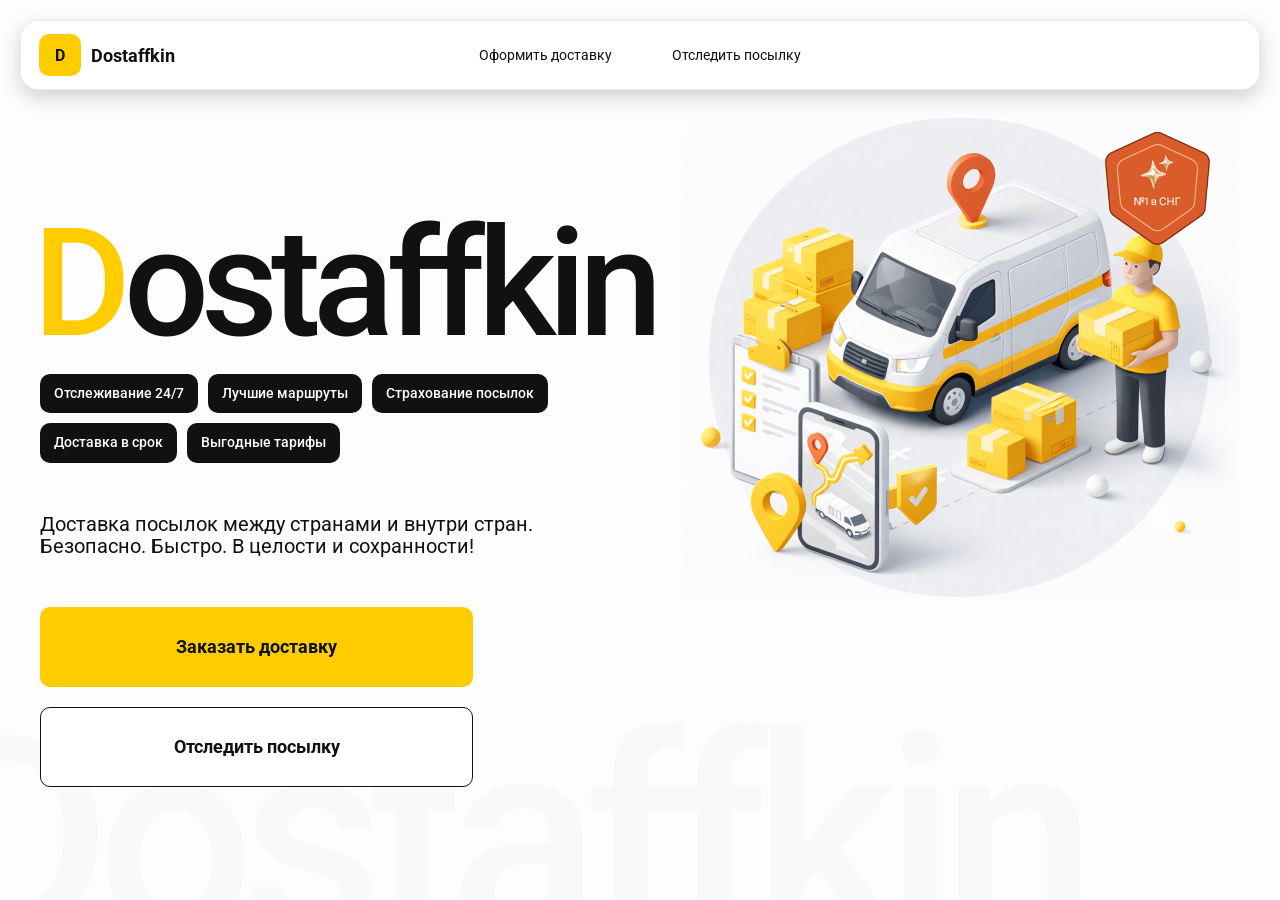
<file: index.html>
<!DOCTYPE html>
<html lang="en">

<head>
    <meta charset="UTF-8">
    <meta name="viewport" content="width=device-width,initial-scale=1,maximum-scale=1,user-scalable=0" />
    <title>Dostaffkin — Доставка посылок между странами и внутри стран. Безопасно. Быстро. В целости и сохранности!
    </title>

    <link rel="stylesheet" href="styles/base.css" />
    <link rel="stylesheet" href="styles/index.css" />
    <link rel="stylesheet" href="styles/base_adaptive.css" />
    <link rel="stylesheet" href="styles/index_adaptive.css" />
</head>

<body>
    <div class="container">
        <header class="header">
            <a class="header-brand" href="/">
                <div class="header-logo">D</div>
                <div class="header-title">Dostaffkin</div>
            </a>

            <nav class="header-menu">
                <a class="header-link" href="./order.html">Оформить <span>доставку</span></a>
                <a class="header-link" href="./track.html">Отследить <span>посылку</span></a>
            </nav>
        </header>
        <main class="main">
            <section class="main-info">
                <div class="main-title">
                    <span>D</span>ostaffkin
                </div>

                <div class="main-features">
                    <div class="main-feature">Отслеживание 24/7</div>
                    <div class="main-feature">Лучшие маршруты</div>
                    <div class="main-feature">Страхование посылок</div>
                    <div class="main-feature">Доставка в срок</div>
                    <div class="main-feature">Выгодные тарифы</div>
                </div>

                <div class="main-description">
                    Доставка посылок между странами и внутри стран.
                    Безопасно. Быстро. В целости и сохранности!
                </div>
                <div class="main-actions">
                    <a class="button" type="button" href="./order.html">Заказать доставку</a>
                    <a class="button button-white" type="button" href="./track.html">Отследить посылку</a>
                </div>
            </section>

            <div class="main-title-ghost">Dostaffkin</div>
            <section class="main-image">
                <img src="images/main-image.png" alt="Main image" />
            </section>
        </main>
    </div>
</body>

</html>
</file>
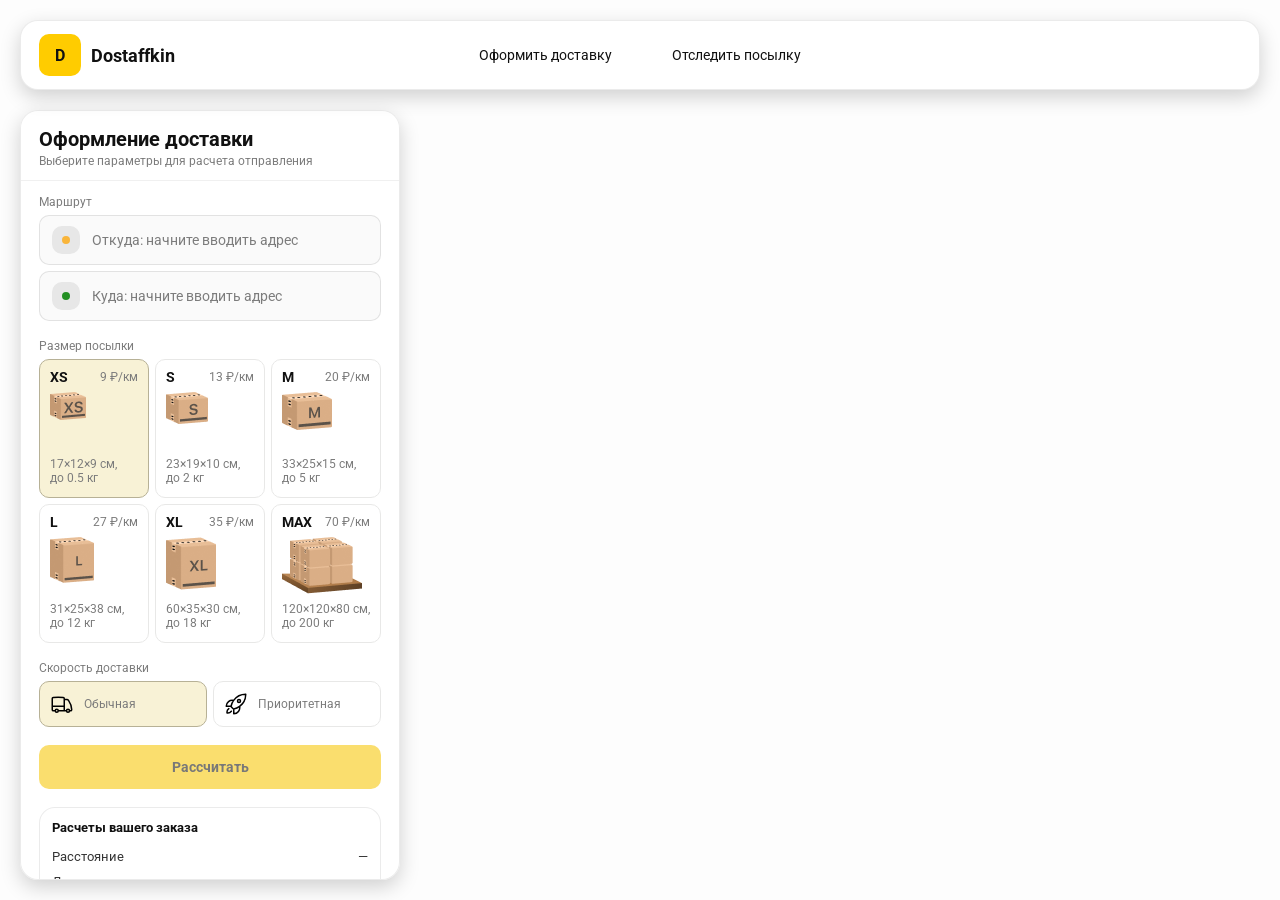
<file: order.html>
<!doctype html>
<html lang="ru">

<head>
    <meta charset="utf-8" />
    <meta name="viewport" content="width=device-width,initial-scale=1,maximum-scale=1,user-scalable=0" />
    <title>Оформление доставки</title>

    <link rel="stylesheet" href="styles/base.css" />
    <link rel="stylesheet" href="styles/base_adaptive.css" />

    <link rel="stylesheet" href="styles/order.css" />
    <link rel="stylesheet" href="styles/order_adaptive.css" />

    <script
        src="https://api-maps.yandex.ru/2.1/?lang=ru_RU&apikey=80ed9216-8729-4eb7-a1d2-35225a9b776a&suggest_apikey=a6187b75-12fe-42eb-b765-6c65314d5db3"
        type="text/javascript"></script>
</head>

<body>

</body>

</html>

<body>
    <header class="header">
        <a class="header-brand" href="./index.html">
            <div class="header-logo">D</div>
            <div class="header-title">Dostaffkin</div>
        </a>

        <nav class="header-menu">
            <a class="header-link" href="./order.html">Оформить <span>доставку</span></a>
            <a class="header-link" href="./track.html">Отследить <span>посылку</span></a>
        </nav>
    </header>

    <aside class="main" id="sidebar">
        <div class="main-header">
            <div class="main-title">Оформление доставки</div>
            <div class="main-text">Выберите параметры для расчета отправления</div>
        </div>
        <div class="main-content">
            <div class="main-route">
                <div class="main-block-title">Маршрут</div>
                <div class="main-fields">
                    <div class="main-field" id="fromField">
                        <div class="main-pin"></div>
                        <input id="from" placeholder="Откуда: начните вводить адрес" autocomplete="off" />
                        <div class="main-ac" id="fromAc" role="listbox" aria-label="Подсказки адресов"></div>
                    </div>

                    <div class="main-field" id="toField">
                        <div class="main-pin"></div>
                        <input id="to" placeholder="Куда: начните вводить адрес" autocomplete="off" />
                        <div class="main-ac" id="toAc" role="listbox" aria-label="Подсказки адресов"></div>
                    </div>
                </div>
            </div>
            <div class="main-package">
                <div class="main-block-title">Размер посылки</div>

                <div class="main-sizes">
                    <div class="main-size-card is-active" data-value="xs">
                        <div class="main-size-top">
                            <div class="main-size-label">XS</div>
                            <div class="main-size-rate">9 ₽/км</div>
                        </div>
                        <div class="main-size-media">
                            <img src="images/sizes/xs.png" alt="Короб XS" />
                        </div>
                        <div class="main-size-description">17×12×9 см,<br>до 0.5 кг</div>
                    </div>

                    <div class="main-size-card" data-value="s">
                        <div class="main-size-top">
                            <div class="main-size-label">S</div>
                            <div class="main-size-rate">13 ₽/км</div>
                        </div>
                        <div class="main-size-media">
                            <img src="images/sizes/s.png" alt="Короб S" />
                        </div>
                        <div class="main-size-description">23×19×10 см,<br>до 2 кг</div>
                    </div>

                    <div class="main-size-card" data-value="m">
                        <div class="main-size-top">
                            <div class="main-size-label">M</div>
                            <div class="main-size-rate">20 ₽/км</div>
                        </div>
                        <div class="main-size-media">
                            <img src="images/sizes/m.png" alt="Короб M" />
                        </div>
                        <div class="main-size-description">33×25×15 см,<br>до 5 кг</div>
                    </div>

                    <div class="main-size-card" data-value="l">
                        <div class="main-size-top">
                            <div class="main-size-label">L</div>
                            <div class="main-size-rate">27 ₽/км</div>
                        </div>
                        <div class="main-size-media">
                            <img src="images/sizes/l.png" alt="Короб L" />
                        </div>
                        <div class="main-size-description">31×25×38 см,<br>до 12 кг</div>
                    </div>

                    <div class="main-size-card" data-value="xl">
                        <div class="main-size-top">
                            <div class="main-size-label">XL</div>
                            <div class="main-size-rate">35 ₽/км</div>
                        </div>
                        <div class="main-size-media">
                            <img src="images/sizes/xl.png" alt="Короб XL" />
                        </div>
                        <div class="main-size-description">60×35×30 см,<br>до 18 кг</div>
                    </div>

                    <div class="main-size-card" data-value="max">
                        <div class="main-size-top">
                            <div class="main-size-label">MAX</div>
                            <div class="main-size-rate">70 ₽/км</div>
                        </div>
                        <div class="main-size-media main-size-media-palleta">
                            <img src="images/sizes/max.png" alt="Паллета" />
                        </div>
                        <div class="main-size-description">120×120×80 см,<br>до 200 кг</div>
                    </div>
                </div>
            </div>

            <div class="main-speed">
                <div class="main-block-title">Скорость доставки</div>

                <div class="main-speeds">
                    <div class="main-speed-card is-active" data-value="regular">
                        <img class="main-speed-media" src="images/icons/regular.svg" alt="Regular" />
                        <div class="main-speed-description">Обычная</div>
                    </div>
                    <div class="main-speed-card" data-value="fast">
                        <img class="main-speed-media" src="images/icons/fast.svg" alt="Fast" />
                        <div class="main-speed-description">Приоритетная</div>
                    </div>

                </div>
            </div>

            <div class="main-calculate-block">
                <button id="calc" class="button calculate-button" type="button" disabled>Рассчитать</button>
            </div>
            <div class="main-result" id="result">
                <div class="main-result-title">Расчеты вашего заказа</div>
                <div class="main-result-lines">
                    <div class="main-result-line"><span>Расстояние</span><span id="distanceValue">—</span></div>
                    <div class="main-result-line"><span>Доставим через</span><span id="durationValue">—</span></div>
                    <div class="main-result-line"><span>Тариф</span><span id="rateValue">—</span></div>
                </div>
                <div class="main-price">
                    <div class="main-price-label">Итого</div>
                    <div class="main-price-value" id="totalValue">—</div>
                </div>
            </div>
            <div class="main-order-box">
                <div class="main-order-form" id="orderForm">
                    <div class="main-order-title">Оформление доставки</div>
                    <div class="main-block-info-row">
                        <div class="main-block-title">Контакты</div>
                        <div class="order-fields">
                            <div class="main-field">
                                <input id="customerName" placeholder="Ваше имя" autocomplete="off" />
                            </div>
                            <div class="main-field">
                                <input id="customerPhone" placeholder="Ваш телефон" autocomplete="off"
                                    inputmode="tel" />
                            </div>
                        </div>
                    </div>
                    <div class="main-block-info-row extra-info">
                        <div class="main-block-title">Дополнительная информация</div>
                        <div class="main-field textarea">
                            <textarea id="comment" placeholder="Детали доставки и комментарии"></textarea>
                        </div>
                    </div>
                    <button id="submit" class="button main-submit-request" type="button" disabled>Отправить
                        заявку
                    </button>
                </div>

                <div class="main-order-success" id="orderSuccess">
                    <div class="main-success-icon">✓</div>
                    <div class="main-success-title">Заявка отправлена!</div>
                    <div class="main-success-title">Номер отправления – <span id="orderId"></span></div>
                    <div class="main-success-subtitle">Мы скоро свяжемся с вами</div>
                </div>
            </div>
        </div>
    </aside>

    <div id="map"></div>

    <script src="scripts/order.js"></script>
</body>

</html>
</file>
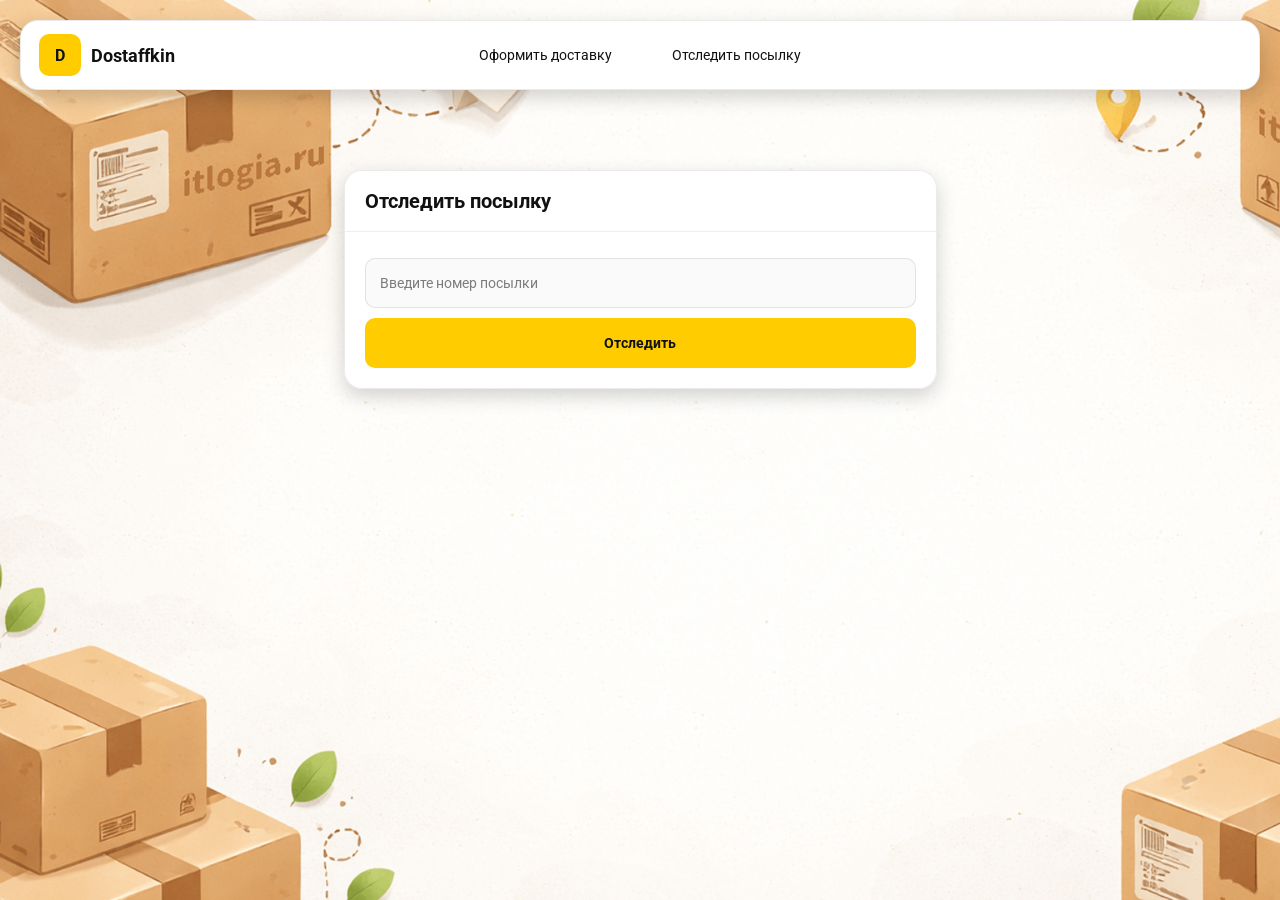
<file: track.html>
<!DOCTYPE html>
<html lang="en">

<head>
    <meta charset="UTF-8">
    <meta name="viewport" content="width=device-width,initial-scale=1,maximum-scale=1,user-scalable=0" />
    <title>Отследить посылку</title>
    <link rel="stylesheet" href="styles/base.css" />
    <link rel="stylesheet" href="styles/base_adaptive.css" />

    <link rel="stylesheet" href="styles/track.css" />
    <link rel="stylesheet" href="styles/track_adaptive.css" />
</head>

<body>
    <div class="container">
        <header class="header">
            <a class="header-brand" href="./index.html">
                <div class="header-logo">D</div>
                <div class="header-title">Dostaffkin</div>
            </a>

            <nav class="header-menu">
                <a class="header-link" href="./order.html">Оформить <span>доставку</span></a>
                <a class="header-link" href="./track.html">Отследить <span>посылку</span></a>
            </nav>
        </header>

        <main class="track-content">
            <section class="track-card track-search">
                <div class="track-title">Отследить посылку</div>
                <div class="track-action">
                    <div class="main-field track-field">
                        <input id="trackNumber" placeholder="Введите номер посылки" autocomplete="off" />
                    </div>
                    <button id="trackButton" class="button track-button" type="button">Отследить</button>
                </div>
            </section>
            <section class="track-card track-result" id="trackResult">
                <div class="track-result-header">
                    <div class="track-id" id="trackIdValue"></div>
                    <div class="track-routes">
                        <div class="track-route">
                            <div class="track-route-pin">
                                <svg xmlns="http://www.w3.org/2000/svg" fill="none" viewBox="0 0 24 24"
                                    stroke-width="1.5" stroke="orange" class="size-6">
                                    <path stroke-linecap="round" stroke-linejoin="round"
                                        d="M15 10.5a3 3 0 1 1-6 0 3 3 0 0 1 6 0Z" />
                                    <path stroke-linecap="round" stroke-linejoin="round"
                                        d="M19.5 10.5c0 7.142-7.5 11.25-7.5 11.25S4.5 17.642 4.5 10.5a7.5 7.5 0 1 1 15 0Z" />
                                </svg>
                            </div>
                            <div class="track-route-address" id="trackFromValue">
                                Откуда: Москва, улица Арбат, 1
                            </div>
                        </div>
                        <div class="track-route track-route-arrow">
                            <svg xmlns="http://www.w3.org/2000/svg" fill="none" viewBox="0 0 24 24" stroke-width="1.5"
                                stroke="currentColor" class="size-6">
                                <path stroke-linecap="round" stroke-linejoin="round"
                                    d="M19.5 13.5 12 21m0 0-7.5-7.5M12 21V3" />
                            </svg>
                        </div>
                        <div class="track-route">
                            <div class="track-route-pin">
                                <svg xmlns="http://www.w3.org/2000/svg" fill="none" viewBox="0 0 24 24"
                                    stroke-width="1.5" stroke="green" class="size-6">
                                    <path stroke-linecap="round" stroke-linejoin="round"
                                        d="M15 10.5a3 3 0 1 1-6 0 3 3 0 0 1 6 0Z" />
                                    <path stroke-linecap="round" stroke-linejoin="round"
                                        d="M19.5 10.5c0 7.142-7.5 11.25-7.5 11.25S4.5 17.642 4.5 10.5a7.5 7.5 0 1 1 15 0Z" />
                                </svg>
                            </div>
                            <div class="track-route-address" id="trackToValue">
                                Куда: Минск, проспект Независимости, 58
                            </div>
                        </div>
                    </div>
                </div>
                <div class="track-info">
                    <div class="track-status-title">Статус данной посылки:</div>
                    <div class="track-status-list" id="trackStatusList">

                    </div>
                </div>
            </section>
        </main>
    </div>

    <script src="scripts/track.js"></script>
</body>

</html>
</file>
<file: styles/base.css>
*,
*::before,
*::after {
    box-sizing: border-box;
}

@font-face {
    font-family: "Roboto";
    src: url("../fonts/Roboto-Regular.ttf");
    font-weight: normal;
}

@font-face {
    font-family: "Roboto";
    src: url("../fonts/Roboto-Bold.ttf");
    font-weight: bold;
}

@font-face {
    font-family: "Roboto";
    src: url("../fonts/Roboto-Medium.ttf");
    font-weight: 500;
}

html,
body {
    margin: 0;
    color: #111111;
    font-family: "Roboto", sans-serif;
}

body {
    background: #FDFDFD;
}

.button {
    border: 0;
    outline: none;
    height: 44px;
    border-radius: 10px;
    font-size: 14px;
    font-weight: bold;
    cursor: pointer;
    font-family: inherit;
    transition: transform .08s ease, opacity .12s ease;
    background: #ffcc00;
    color: #111111;
    text-align: center;
    text-decoration: none;
}

.button:hover {
    background-color: #E5BC19;
}

.button:disabled {
    cursor: not-allowed;
    background-color: #FADE6E;
    color: #787878;
    transform: none;
}

.button.button-white {
    background: #ffffff;
    border: 1px solid #111111;
}

.button.button-white:hover {
    background: rgb(241 241 241);
}

.container {
    overflow: hidden;
    min-height: 100vh;
}

.header {
    border-radius: 18px;
    box-shadow: 0 7px 20px 0 #0000002E;
    backdrop-filter: blur(10px);
    background: #ffffff;
    left: 20px;
    border: 1px solid rgba(0, 0, 0, 0.08);
    position: fixed;
    right: 20px;
    top: 20px;
    padding: 14px 18px;
    height: 70px;
    display: flex;
    align-items: center;
    z-index: 6;
}

.header-brand {
    display: flex;
    align-items: center;
    text-decoration: none;
    gap: 10px;
}

.header-logo {
    width: 42px;
    height: 42px;
    border-radius: 10px;
    background: #FFCC00;
    display: grid;
    place-items: center;
    font-weight: bold;
    color: #111;
}

.header-title {
    font-size: 18px;
    font-weight: bold;
    color: #111111;
    text-decoration: none;
}

.header-menu {
    display: flex;
    align-items: center;
    gap: 60px;
    margin: 0;
    position: absolute;
    left: 50%;
    transform: translateX(-50%);
}

.header-link {
    font-size: 14px;
    color: #111111;
    text-decoration: none;
}


input,
textarea {
    width: 100%;
    border: 0;
    outline: none;
    background: transparent;
    font-size: 14px;
    color: #111111;
    font-family: inherit;
}

textarea {
    resize: vertical;
    min-height: 72px;
    padding: 2px 0;
}

input::placeholder,
textarea::placeholder {
    color: #7C7C7C;
}

.main-field {
    display: flex;
    align-items: center;
    margin-top: 6px;
    gap: 10px;
    border: 1px solid #1111111A;
    background: #FAFAFA;
    border-radius: 10px;
    padding: 10px 12px;
    position: relative;
    box-sizing: border-box;
    height: 50px;
}

.main-field.textarea {
    height: auto;
}
</file>
<file: styles/index.css>
.main {
    padding: 111px 40px 40px;
    position: relative;
    display: flex;
}

.main-info {
    max-width: 840px;
    width: 100%;
    position: relative;
}

.main-title {
    margin-top: 98px;
    font-weight: 500;
    font-size: 200px;
    line-height: 1;
    letter-spacing: -0.05em;
    color: #111111;
    left: -15px;
    position: relative;
}

.main-title span {
    color: #ffcc00;
}

.main-features {
    margin-top: 15px;
    display: flex;
    flex-wrap: wrap;
    gap: 10px;
}

.main-feature {
    background: #111111;
    color: #ffffff;
    padding: 12px 14px;
    font-weight: 500;
    font-size: 14px;
    line-height: 1.1;
    border-radius: 10px;
}

.main-description {
    margin-top: 50px;
    max-width: 500px;
    font-size: 20px;
    line-height: 1.1;
    color: #111111;
}

.main-actions {
    margin-top: 50px;
    display: flex;
    flex-direction: column;
    gap: 20px;
}

.main-actions .button {
    height: 80px;
    width: 433px;
    font-size: 18px;
    font-weight: bold;
    place-items: center;
    display: grid;
}

.main-title-ghost {
    position: absolute;
    z-index: -1;
    left: -70px;
    bottom: -150px;
    font-weight: 500;
    font-size: 278px;
    line-height: 1;
    letter-spacing: -0.05em;
    color: #ECEDF04D;
}

.main-image {
    width: 1024px;
    top: 100px;
    z-index: -2;
}

.main-image img {
    width: 100%;
    max-width: 1024px;
    height: auto;
    display: block;
}
</file>
<file: styles/base_adaptive.css>
@media (max-width: 767px) {
    .header {
        left: 10px;
        right: 10px;
        top: 10px;
    }

    .header-link span {
        display: none;
    }

    .header-menu {
        gap: 20px;
        justify-content: flex-start;
        margin: 0 0 0 30px;
        position: static;
        transform: none;
    }
}

@media (max-width: 420px) {
    .header-title {
        display: none;
    }
}

@media (max-width: 374px) {
    .header-menu {
        gap: 10px;
        margin: 0 0 0 10px;
    }
}
</file>
<file: styles/index_adaptive.css>
@media (max-width: 1760px) {
    .main-title {
        font-size: 150px;
        left: -7px;
    }

    .main-info {
        max-width: 640px;
    }
}

@media (max-width: 1200px) {
    .main-info {
        max-width: 540px;
    }

    .main {
        padding: 111px 20px 20px;
    }

    .main-title {
        font-size: 120px;
        left: -4px;
    }

    .main-title-ghost {
        font-size: 220px;
    }
}

@media (max-width: 1024px) {
    .main-title {
        margin-top: 30px;
    }

    .main {
        flex-direction: column-reverse;
    }

    .main-image {
        max-width: 350px;
        position: absolute;
        left: 370px;
        top: 370px;
    }

    .main-info {
        max-width: 100%;
    }

    .main-actions {
        gap: 10px;
    }

    .main-actions .button {
        height: 50px;
        font-size: 14px;
        width: auto;
        max-width: 300px;
    }

    .main-description {
        max-width: 350px;
    }
}

@media (max-width: 570px) {
    .main-title {
        font-size: 88px;
    }

    .main-description {
        max-width: 100%
    }

    .main-actions {
        width: 100%;
    }

    .main-actions .button {
        width: 100%;
        max-width: 100%
    }

    .main-image {
        max-width: 650px;
        position: absolute;
        left: 170px;
        top: 70px;
        opacity: 0.2;
    }
}

@media (max-width: 400px) {
    .main-title {
        font-size: 70px;
    }
}
</file>
<file: styles/order.css>
#map {
    position: fixed;
    inset: 0;
}

.main {
    border-radius: 18px;
    box-shadow: 0 7px 20px 0 #0000002E;
    backdrop-filter: blur(10px);
    background: rgba(255, 255, 255, 0.96);
    left: 20px;
    border: 1px solid rgba(0, 0, 0, 0.08);
    position: fixed;
    top: 110px;
    bottom: 20px;
    width: 380px;
    display: flex;
    flex-direction: column;
    overflow: hidden;
    z-index: 5;
}

.main-header {
    padding: 18px 18px 12px 18px;
    border-bottom: 1px solid rgba(0, 0, 0, 0.06);
    display: flex;
    flex-direction: column;
}

.main-title {
    font-size: 20px;
    line-height: 100%;
    font-weight: bold;
}

.main-text {
    font-size: 12px;
    margin-top: 5px;
    color: #7C7C7C;
}

.main-content {
    padding: 14px 18px 18px 18px;
    overflow: auto;
    scrollbar-width: none;
    display: flex;
    flex-direction: column;
    gap: 18px;
    flex: 1;
}

.main-block-title {
    font-size: 12px;
    color: #7C7C7C;
}

.main-route .main-block-title,
.main-package .main-block-title {
    margin-bottom: 6px;
}

.main-pin {
    width: 28px;
    height: 28px;
    border-radius: 10px;
    background: rgba(17, 17, 17, 0.08);
    display: grid;
    place-items: center;
    flex: 0 0 auto;
    position: relative;
}

.main-pin::before {
    content: "";
    width: 8px;
    height: 8px;
    border-radius: 999px;
    background: orange;
    opacity: .75;
    display: block;
}

.main-field:last-child .main-pin::before {
    background: green;
    opacity: .85;
}

.main-field:focus-within {
    border-color: rgba(0, 0, 0, 0.20);
    box-shadow: 0 0 0 4px rgba(255, 204, 0, 0.35);
    background: rgba(255, 255, 255, 0.75);
}

.main-sizes {
    display: grid;
    gap: 6px;
    grid-template-columns: repeat(3, 1fr);
}

.main-size-card {
    border: 1px solid #E8E8E7;
    background: #FFFFFF;
    border-radius: 10px;
    padding: 10px;
    cursor: pointer;
    user-select: none;
    transition: transform .08s ease, border-color .12s ease, background .12s ease;
    min-height: 139px;
}

.main-size-card:hover {
    transform: translateY(-1px);
}

.main-size-card.is-active {
    background-color: #F8F2D6;
    border-color: #B7B196;
}

.main-size-top {
    display: flex;
    align-items: center;
    justify-content: space-between;
}

.main-size-label {
    font-weight: bold;
    font-size: 14px;
    color: #111111;
    line-height: 100%;
}

.main-size-rate {
    font-size: 12px;
    color: #7C7C7C;
    line-height: 100%;
}

.main-size-media {
    margin-top: 8px;
    height: 57px;
}

.main-size-description {
    margin-top: 8px;
    font-size: 12px;
    color: #7C7C7C;
    line-height: 1.2;
}

.calculate-button {
    width: 100%;
}

.main-result {
    border: 1px solid rgba(0, 0, 0, 0.08);
    background: rgba(255, 255, 255, 0.75);
    border-radius: 16px;
    padding: 12px;
    line-height: 1.25;
}

.main-result-title {
    font-weight: bold;
    font-size: 13px;
    color: #111111;
    margin-bottom: 13px;
}

.main-result-lines {
    gap: 8px;
    display: flex;
    flex-direction: column;
}

.main-result-line {
    font-size: 13px;
    color: rgba(17, 17, 17, 0.85);
    display: flex;
    justify-content: space-between;
}

.main-price {
    margin-top: 18px;
    padding-top: 10px;
    border-top: 1px dashed rgba(0, 0, 0, 0.12);
    display: flex;
    align-items: baseline;
    justify-content: space-between;
}

.main-price-label {
    font-size: 12px;
    color: rgba(17, 17, 17, 0.55);
}

.main-price-value {
    font-size: 20px;
    font-weight: bold;
    color: #111111;
    letter-spacing: -0.3px;
}

.main-order-box {
    background: #ffffff;
    border: 1px solid #E8E8E7;
    border-radius: 10px;
    padding: 12px;
}

.main-order-title {
    margin-bottom: 8px;
    font-weight: bold;
    font-size: 14px;
    color: #111111;
}

.main-block-info {
    display: flex;
    flex-direction: column;
    gap: 6px;
}

.order-fields {
    display: grid;
    grid-template-columns: 1fr 1fr;
    column-gap: 10px;
    margin-top: 6px;
}

.main-block-info-row.extra-info {
    display: block;
    margin-top: 13px;
}

.main-submit-request {
    width: 100%;
    margin-top: 6px;
}

.main-order-success {
    display: none;
    text-align: center;
    padding: 22px 12px;
    gap: 12px;
}

.main-order-success.is-visible {
    display: flex;
    flex-direction: column;
    align-items: center;
}

.main-success-icon {
    width: 56px;
    height: 56px;
    border-radius: 50%;
    background: #16a34a;
    color: #ffffff;
    display: grid;
    place-items: center;
    font-size: 30px;
}

.main-success-title {
    font-size: 14px;
    font-weight: bold;
    color: #111111;
}

.main-success-subtitle {
    font-size: 12px;
    color: rgba(17, 17, 17, 0.55);
    line-height: 1.3;
}

.main-speed .main-block-title {
    margin-bottom: 6px;
}

.main-speeds {
    display: grid;
    gap: 6px;
    grid-template-columns: repeat(2, 1fr);
}

.main-speed-card {
    border: 1px solid #E8E8E7;
    background: #FFFFFF;
    border-radius: 10px;
    padding: 10px;
    cursor: pointer;
    user-select: none;
    transition: transform .08s ease, border-color .12s ease, background .12s ease;
    display: flex;
    align-items: center;
    gap: 10px;
}

.main-speed-card:hover {
    transform: translateY(-1px);
}

.main-speed-card.is-active {
    background-color: #F8F2D6;
    border-color: #B7B196;
}

.main-speed-description {
    font-size: 12px;
    color: #7C7C7C;
    line-height: 1.2;
}
</file>
<file: styles/order_adaptive.css>
@media (max-width: 767px) {
    .main {
        left: 10px;
        right: 10px;
        top: 50%;
        bottom: 12px;
        width: auto;
        max-width: none;
    }
}

@media (max-width: 420px) {
    .main-sizes {
        grid-template-columns: repeat(2, 1fr);
    }
}
</file>
<file: styles/track.css>
.container {
    background: #F4F4F4 url("../images/track-bg.png");
    background-size: cover;
    min-height: 100vh;
    padding: 170px 0 50px 0;
}

.track-content {
    width: 593px;
    margin: 0 auto;
}

.track-card {
    width: 100%;
    border-radius: 18px;
    box-shadow: 0 7px 20px 0 #0000002E;
    backdrop-filter: blur(10px);
    background: rgba(255, 255, 255, 0.96);
    border: 1px solid rgba(0, 0, 0, 0.08);
}

.track-title {
    font-size: 20px;
    line-height: 100%;
    font-weight: bold;
    border-bottom: 1px solid #EEEEEE;
    padding: 20px;
}

.track-action {
    padding: 20px;
}

.track-button {
    width: 100%;
    height: 50px;
}

.track-field {
    margin-bottom: 10px;
}

.track-result {
    margin-top: 5px;
    display: none;
}

.track-result.is-visible {
    display: block;
}

.track-result-header {
    font-weight: bold;
    font-size: 14px;
    color: #111111;
    padding: 20px;
    border-bottom: 1px solid #EEEEEE;
}

.track-id {
    margin-bottom: 12px;
    font-size: 20px;
}

.track-routes {
    display: flex;
    flex-direction: column;
    gap: 10px;
    font-weight: normal;
}

.track-route {
    display: flex;
    align-items: center;
    gap: 10px;
}

.track-route-pin {
    width: 24px;
    height: 24px;
    flex-shrink: 0;
}

.track-route-arrow {
    padding: 15px 0;
    width: 24px;
    height: 24px;
}

.track-info {
    padding: 20px;
}

.track-status {
    display: flex;
    align-items: center;
    font-size: 12px;
    gap: 10px;
}

.track-status-title {
    font-size: 14px;
    color: #111111;
    margin-bottom: 20px;
}

.track-status-list {
    display: flex;
    flex-direction: column;
    gap: 15px;
}

.track-status-icon {
    width: 40px;
    height: 40px;
    border-radius: 50%;
    background: rgba(17, 17, 17, 0.08);
    object-fit: scale-down;
    display: grid;
    place-items: center;
    flex: 0 0 auto;
}

.track-status.created .track-status-icon {
    background-color: #F1CB00;
}

.track-status.in-way .track-status-icon {
    background-color: #F08A11;
}

.track-status.ready .track-status-icon {
    background-color: #A35D0A;
}

.track-status.done .track-status-icon {
    background-color: #37C93B;
}

.track-status-text {
    display: flex;
    align-items: center;
    justify-content: space-between;
    color: #111111;
    font-size: 12px;
    flex: 1;
}

.track-status-date {
    color: rgba(17, 17, 17, 0.55);
}
</file>
<file: styles/track_adaptive.css>
@media (max-width: 767px) {
    .container {
        padding: 130px 0 50px 0;
    }

    .track-content {
        width: 100%;
        padding-left: 10px;
        padding-right: 10px;
    }

    .track-result-header {
        padding: 20px;
    }
}
</file>
